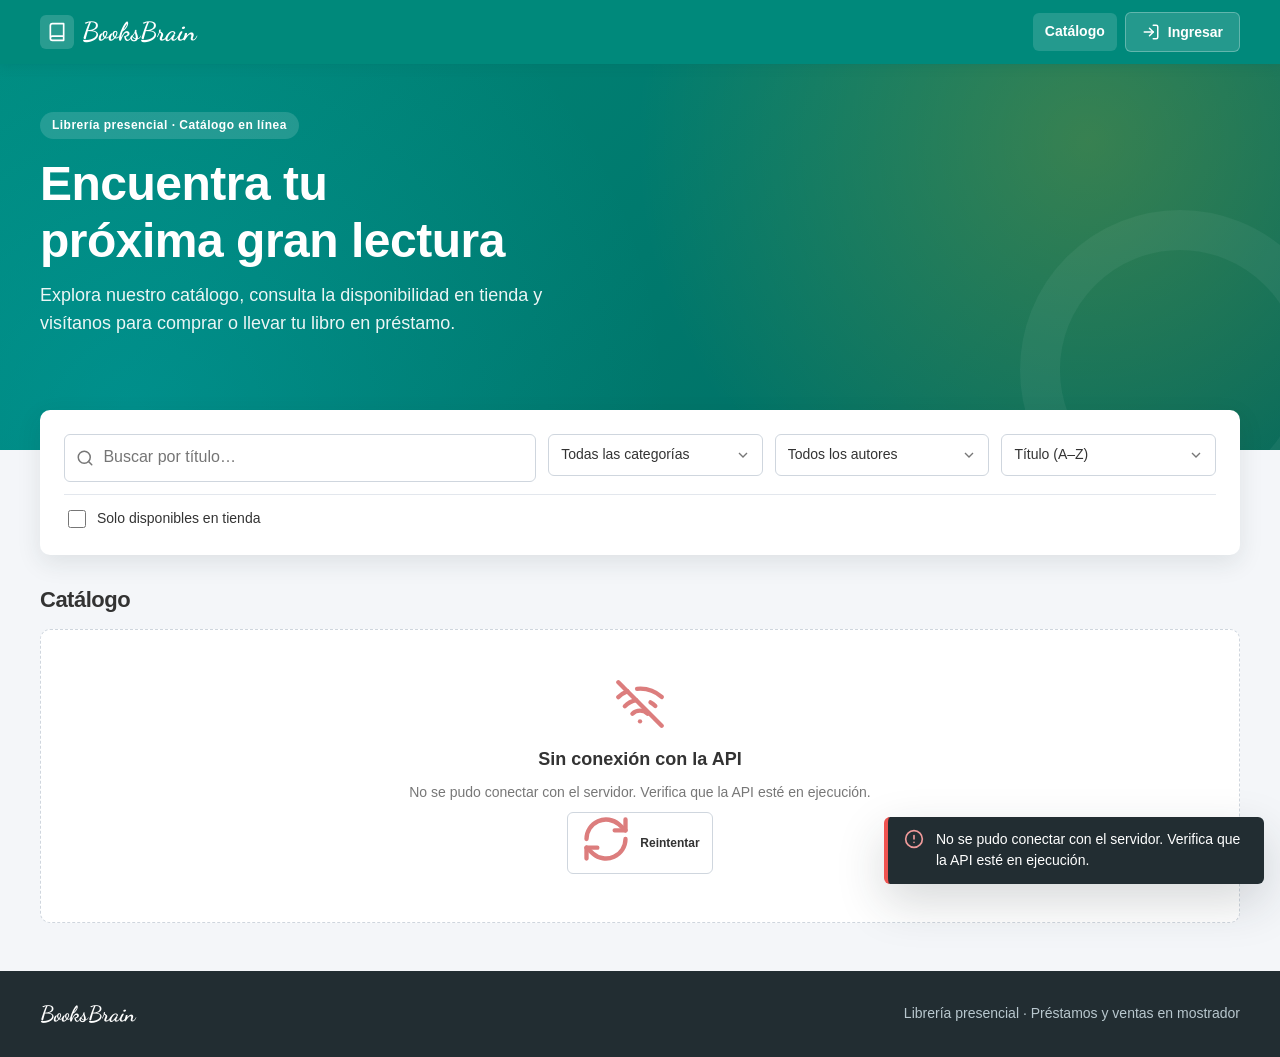
<file: index.html>
<!doctype html>
<html lang="es">
  <head>
    <meta charset="utf-8" />
    <meta name="viewport" content="width=device-width, initial-scale=1" />
    <meta name="description" content="BooksBrain · Catálogo de la librería: busca libros por título, categoría, autor y disponibilidad." />
    <meta name="theme-color" content="#00897b" />
    <title>BooksBrain · Catálogo</title>
    <link rel="icon" href="assets/img/favicon.svg" type="image/svg+xml" />
    <link rel="preconnect" href="https://fonts.googleapis.com" />
    <link rel="preconnect" href="https://fonts.gstatic.com" crossorigin />
    <link href="https://fonts.googleapis.com/css2?family=Dancing+Script:wght@700&display=swap" rel="stylesheet" />
    <link rel="stylesheet" href="assets/css/base.css" />
    <link rel="stylesheet" href="assets/css/components.css" />
    <link rel="stylesheet" href="assets/css/layout.css" />
    <link rel="stylesheet" href="assets/css/pages/catalog.css" />
    <script type="module" src="assets/js/pages/catalog.js"></script>
  </head>
  <body>
    <a class="skip-link" href="#results">Saltar a los resultados</a>

    <header class="site-header">
      <div class="container site-header__inner">
        <a class="brand-logo" href="index.html" aria-label="BooksBrain, inicio">
          <span class="brand-logo__mark" aria-hidden="true">
            <svg viewBox="0 0 24 24" width="20" height="20" fill="none" stroke="currentColor" stroke-width="2" stroke-linecap="round" stroke-linejoin="round"><path d="M4 19.5v-15A2.5 2.5 0 0 1 6.5 2H20v20H6.5a2.5 2.5 0 0 1 0-5H20"/></svg>
          </span>
          BooksBrain
        </a>
        <nav class="site-nav" aria-label="Principal">
          <a class="site-nav__link" href="index.html" aria-current="page">Catálogo</a>
          <div id="user-area"></div>
        </nav>
      </div>
    </header>

    <main id="main">
      <section class="hero">
        <div class="container">
          <span class="hero__eyebrow">Librería presencial · Catálogo en línea</span>
          <h1 class="hero__title">Encuentra tu próxima gran lectura</h1>
          <p class="hero__lead">Explora nuestro catálogo, consulta la disponibilidad en tienda y visítanos para comprar o llevar tu libro en préstamo.</p>
          <div class="hero__stats" id="hero-stats" aria-live="polite"></div>
        </div>
      </section>

      <div class="container">
        <form class="filters" id="filters-form" role="search" aria-label="Filtrar catálogo">
          <div class="filters__grid">
            <label class="field filters__search">
              <span class="sr-only">Buscar libros</span>
              <span class="input-icon">
                <svg viewBox="0 0 24 24" fill="none" stroke="currentColor" stroke-width="2" stroke-linecap="round" aria-hidden="true"><circle cx="11" cy="11" r="8"/><path d="m21 21-4.3-4.3"/></svg>
                <input class="input" id="search" type="search" maxlength="150" placeholder="Buscar por título…" autocomplete="off" />
              </span>
            </label>
            <label class="field">
              <span class="sr-only">Categoría</span>
              <select class="select" id="filter-category"><option value="">Todas las categorías</option></select>
            </label>
            <label class="field">
              <span class="sr-only">Autor</span>
              <select class="select" id="filter-author"><option value="">Todos los autores</option></select>
            </label>
            <label class="field">
              <span class="sr-only">Ordenar por</span>
              <select class="select" id="filter-sort">
                <option value="title-asc">Título (A–Z)</option>
                <option value="title-desc">Título (Z–A)</option>
                <option value="salePrice-asc">Precio: menor a mayor</option>
                <option value="salePrice-desc">Precio: mayor a menor</option>
              </select>
            </label>
          </div>
          <div class="filters__extra">
            <label class="check"><input type="checkbox" id="filter-available" /> Solo disponibles en tienda</label>
            <div class="row">
              <div class="chips" id="active-chips"></div>
              <button class="btn btn--ghost btn--sm" type="button" id="clear-filters" hidden>Limpiar filtros</button>
            </div>
          </div>
        </form>

        <section id="results" aria-labelledby="results-title">
          <div class="results-head">
            <h2 id="results-title">Catálogo</h2>
            <span class="text-muted text-sm" id="result-count" aria-live="polite"></span>
          </div>
          <div class="book-grid" id="book-grid"></div>
          <div id="catalog-pagination" style="margin-top: 2rem"></div>
        </section>
      </div>
    </main>

    <footer class="site-footer">
      <div class="container site-footer__inner">
        <span class="brand-logo">BooksBrain</span>
        <span>Librería presencial · Préstamos y ventas en mostrador</span>
      </div>
    </footer>
  </body>
</html>
</file>
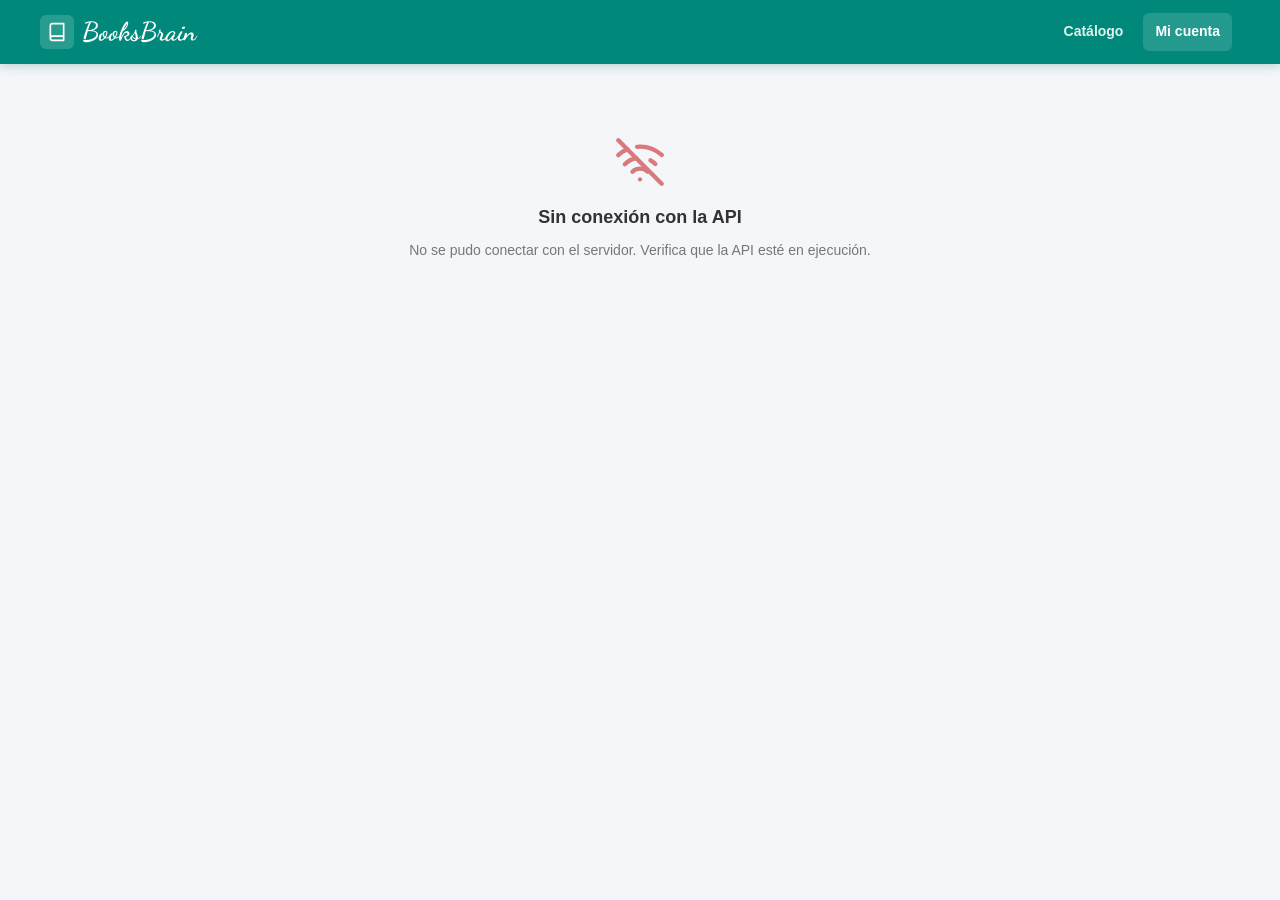
<file: account.html>
<!doctype html>
<html lang="es">
  <head>
    <meta charset="utf-8" />
    <meta name="viewport" content="width=device-width, initial-scale=1" />
    <meta name="theme-color" content="#00897b" />
    <meta name="robots" content="noindex" />
    <title>BooksBrain · Mi cuenta</title>
    <link rel="icon" href="assets/img/favicon.svg" type="image/svg+xml" />
    <link rel="preconnect" href="https://fonts.googleapis.com" />
    <link rel="preconnect" href="https://fonts.gstatic.com" crossorigin />
    <link href="https://fonts.googleapis.com/css2?family=Dancing+Script:wght@700&display=swap" rel="stylesheet" />
    <link rel="stylesheet" href="assets/css/base.css" />
    <link rel="stylesheet" href="assets/css/components.css" />
    <link rel="stylesheet" href="assets/css/layout.css" />
    <link rel="stylesheet" href="assets/css/pages/catalog.css" />
    <link rel="stylesheet" href="assets/css/pages/dashboard.css" />
    <script type="module" src="assets/js/pages/account.js"></script>
  </head>
  <body>
    <header class="site-header">
      <div class="container site-header__inner">
        <a class="brand-logo" href="index.html" aria-label="BooksBrain, catálogo">
          <span class="brand-logo__mark" aria-hidden="true">
            <svg viewBox="0 0 24 24" width="20" height="20" fill="none" stroke="currentColor" stroke-width="2" stroke-linecap="round" stroke-linejoin="round"><path d="M4 19.5v-15A2.5 2.5 0 0 1 6.5 2H20v20H6.5a2.5 2.5 0 0 1 0-5H20"/></svg>
          </span>
          BooksBrain
        </a>
        <nav class="site-nav" aria-label="Principal">
          <a class="site-nav__link" href="index.html">Catálogo</a>
          <a class="site-nav__link" href="account.html" aria-current="page">Mi cuenta</a>
          <div id="user-area"></div>
        </nav>
      </div>
    </header>

    <main class="container" id="account-root" style="padding-top: 1.5rem">
      <div class="loader-block" role="status"><span class="spinner"></span><span>Verificando sesión…</span></div>
    </main>
  </body>
</html>
</file>
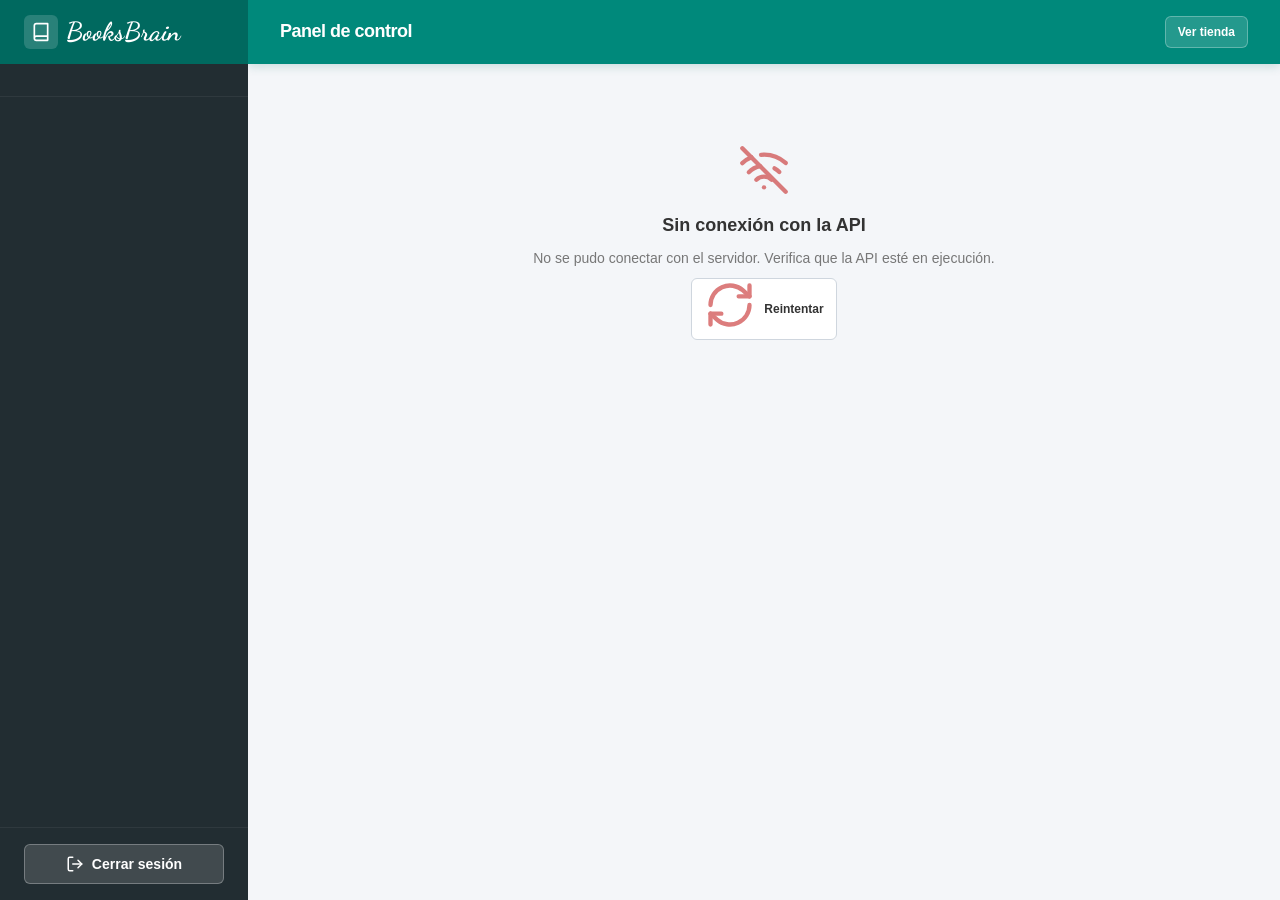
<file: admin.html>
<!doctype html>
<html lang="es">
  <head>
    <meta charset="utf-8" />
    <meta name="viewport" content="width=device-width, initial-scale=1" />
    <meta name="theme-color" content="#00897b" />
    <meta name="robots" content="noindex" />
    <title>BooksBrain · Administración</title>
    <link rel="icon" href="assets/img/favicon.svg" type="image/svg+xml" />
    <link rel="preconnect" href="https://fonts.googleapis.com" />
    <link rel="preconnect" href="https://fonts.gstatic.com" crossorigin />
    <link href="https://fonts.googleapis.com/css2?family=Dancing+Script:wght@700&display=swap" rel="stylesheet" />
    <link rel="stylesheet" href="assets/css/base.css" />
    <link rel="stylesheet" href="assets/css/components.css" />
    <link rel="stylesheet" href="assets/css/layout.css" />
    <link rel="stylesheet" href="assets/css/pages/catalog.css" />
    <link rel="stylesheet" href="assets/css/pages/dashboard.css" />
    <script type="module" src="assets/js/pages/admin/main.js"></script>
  </head>
  <body>
    <a class="skip-link" href="#content">Saltar al contenido</a>
    <div class="app-shell">
      <aside class="sidebar" id="sidebar" aria-label="Menú de administración">
        <div class="sidebar__brand">
          <a class="brand-logo" href="admin.html#/dashboard">
            <span class="brand-logo__mark" aria-hidden="true">
              <svg viewBox="0 0 24 24" width="20" height="20" fill="none" stroke="currentColor" stroke-width="2" stroke-linecap="round" stroke-linejoin="round"><path d="M4 19.5v-15A2.5 2.5 0 0 1 6.5 2H20v20H6.5a2.5 2.5 0 0 1 0-5H20"/></svg>
            </span>
            BooksBrain
          </a>
        </div>
        <div class="sidebar__user" id="sidebar-user"></div>
        <nav class="sidebar__nav" id="sidebar-nav"></nav>
        <div class="sidebar__footer">
          <button class="btn btn--light btn--block" type="button" id="logout-btn">
            <svg viewBox="0 0 24 24" fill="none" stroke="currentColor" stroke-width="2" stroke-linecap="round" stroke-linejoin="round" aria-hidden="true"><path d="M9 21H5a2 2 0 0 1-2-2V5a2 2 0 0 1 2-2h4"/><path d="m16 17 5-5-5-5"/><path d="M21 12H9"/></svg>
            Cerrar sesión
          </button>
        </div>
      </aside>
      <div class="sidebar-backdrop" id="sidebar-backdrop"></div>

      <div class="app-main">
        <header class="topbar">
          <button class="topbar__toggle" type="button" id="sidebar-toggle" aria-controls="sidebar" aria-expanded="false" aria-label="Abrir menú">
            <svg viewBox="0 0 24 24" fill="none" stroke="currentColor" stroke-width="2" stroke-linecap="round" aria-hidden="true"><path d="M4 6h16"/><path d="M4 12h16"/><path d="M4 18h16"/></svg>
          </button>
          <h1 class="topbar__title" id="topbar-title">Panel de control</h1>
          <a class="btn btn--light btn--sm" href="index.html" target="_blank" rel="noopener">Ver tienda</a>
        </header>

        <main class="content" id="content" tabindex="-1">
          <div class="loader-block" role="status"><span class="spinner"></span><span>Verificando sesión…</span></div>
        </main>
      </div>
    </div>
  </body>
</html>
</file>
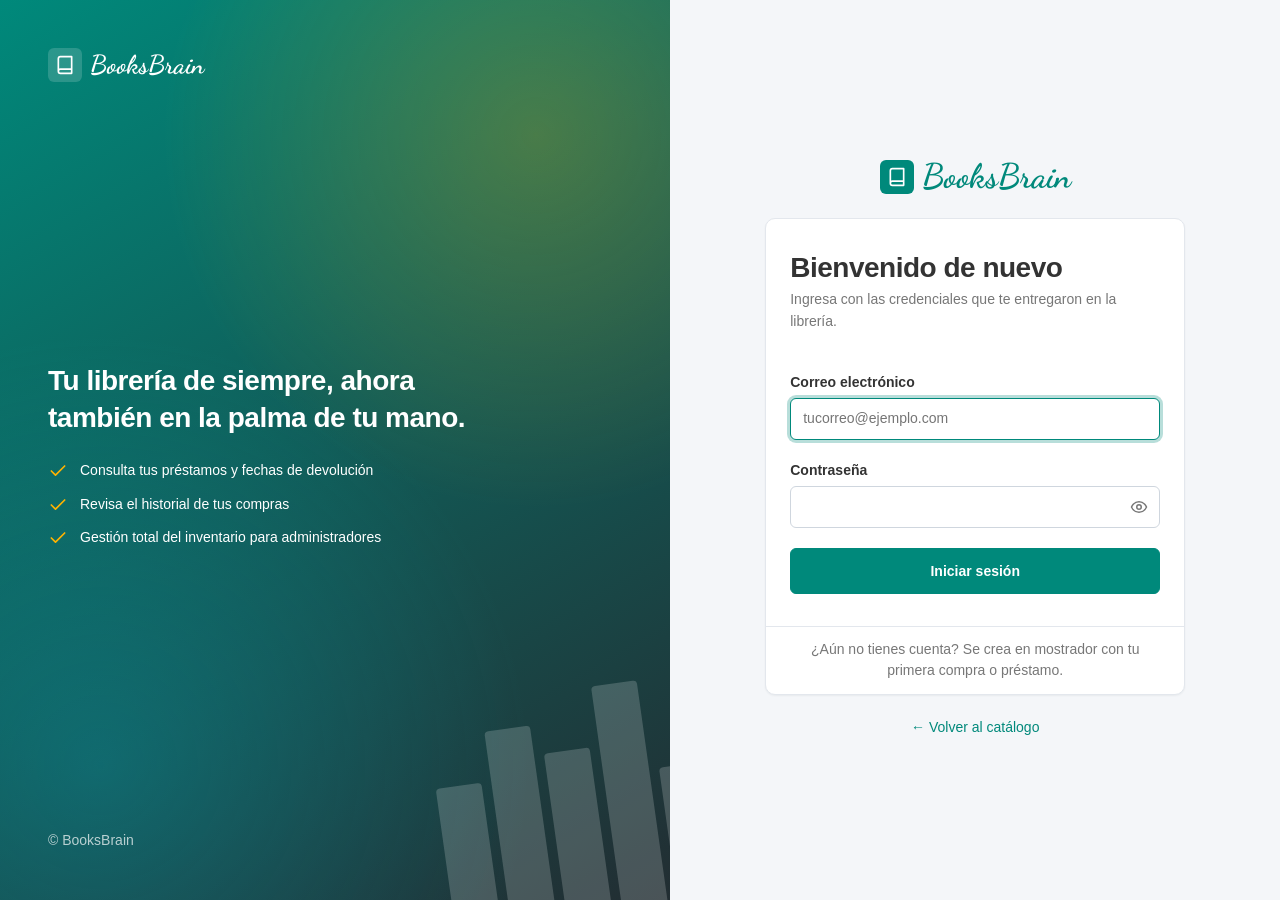
<file: login.html>
<!doctype html>
<html lang="es">
  <head>
    <meta charset="utf-8" />
    <meta name="viewport" content="width=device-width, initial-scale=1" />
    <meta name="theme-color" content="#00897b" />
    <title>BooksBrain · Iniciar sesión</title>
    <link rel="icon" href="assets/img/favicon.svg" type="image/svg+xml" />
    <link rel="preconnect" href="https://fonts.googleapis.com" />
    <link rel="preconnect" href="https://fonts.gstatic.com" crossorigin />
    <link href="https://fonts.googleapis.com/css2?family=Dancing+Script:wght@700&display=swap" rel="stylesheet" />
    <link rel="stylesheet" href="assets/css/base.css" />
    <link rel="stylesheet" href="assets/css/components.css" />
    <link rel="stylesheet" href="assets/css/layout.css" />
    <link rel="stylesheet" href="assets/css/pages/auth.css" />
    <script type="module" src="assets/js/pages/login.js"></script>
  </head>
  <body>
    <div class="auth">
      <aside class="auth__aside" aria-hidden="true">
        <div class="auth__aside-inner">
          <span class="brand-logo"><span class="brand-logo__mark">
            <svg viewBox="0 0 24 24" width="20" height="20" fill="none" stroke="currentColor" stroke-width="2" stroke-linecap="round" stroke-linejoin="round"><path d="M4 19.5v-15A2.5 2.5 0 0 1 6.5 2H20v20H6.5a2.5 2.5 0 0 1 0-5H20"/></svg>
          </span>BooksBrain</span>
          <div>
            <p class="auth__quote">Tu librería de siempre, ahora también en la palma de tu mano.</p>
            <ul class="auth__features">
              <li><svg viewBox="0 0 24 24" fill="none" stroke="currentColor" stroke-width="2" stroke-linecap="round" stroke-linejoin="round"><path d="M20 6 9 17l-5-5"/></svg>Consulta tus préstamos y fechas de devolución</li>
              <li><svg viewBox="0 0 24 24" fill="none" stroke="currentColor" stroke-width="2" stroke-linecap="round" stroke-linejoin="round"><path d="M20 6 9 17l-5-5"/></svg>Revisa el historial de tus compras</li>
              <li><svg viewBox="0 0 24 24" fill="none" stroke="currentColor" stroke-width="2" stroke-linecap="round" stroke-linejoin="round"><path d="M20 6 9 17l-5-5"/></svg>Gestión total del inventario para administradores</li>
            </ul>
          </div>
          <span class="text-sm" style="opacity: 0.7">© BooksBrain</span>
        </div>
        <div class="auth__books">
          <span style="height: 160px"></span><span style="height: 210px"></span><span style="height: 180px"></span><span style="height: 240px"></span><span style="height: 150px"></span>
        </div>
      </aside>

      <main class="auth__main">
        <div class="auth-card">
          <div class="auth-card__brand">
            <a class="brand-logo" href="index.html"><span class="brand-logo__mark" aria-hidden="true">
              <svg viewBox="0 0 24 24" width="20" height="20" fill="none" stroke="currentColor" stroke-width="2" stroke-linecap="round" stroke-linejoin="round"><path d="M4 19.5v-15A2.5 2.5 0 0 1 6.5 2H20v20H6.5a2.5 2.5 0 0 1 0-5H20"/></svg>
            </span>BooksBrain</a>
          </div>

          <div class="panel">
            <div class="panel__body">
              <h1 class="auth-card__title">Bienvenido de nuevo</h1>
              <p class="text-muted text-sm">Ingresa con las credenciales que te entregaron en la librería.</p>

              <form id="login-form" class="stack" style="margin-top: 1.5rem" novalidate>
                <div data-form-alert></div>
                <label class="field">
                  <span class="field__label">Correo electrónico</span>
                  <input class="input" name="email" type="email" autocomplete="username" maxlength="100" placeholder="tucorreo@ejemplo.com" required />
                  <span class="field__error"></span>
                </label>
                <label class="field">
                  <span class="field__label">Contraseña</span>
                  <span class="password-field">
                    <input class="input" name="password" type="password" autocomplete="current-password" required />
                    <button class="password-field__toggle" type="button" data-toggle-password aria-label="Mostrar contraseña">
                      <svg viewBox="0 0 24 24" fill="none" stroke="currentColor" stroke-width="2" stroke-linecap="round" stroke-linejoin="round" aria-hidden="true"><path d="M2 12s3-7 10-7 10 7 10 7-3 7-10 7-10-7-10-7Z"/><circle cx="12" cy="12" r="3"/></svg>
                    </button>
                  </span>
                  <span class="field__error"></span>
                </label>
                <button class="btn btn--primary btn--block" type="submit" data-busy-text="Ingresando…" style="min-height: 46px">Iniciar sesión</button>
              </form>
            </div>
            <div class="panel__footer text-sm text-muted" style="text-align: center">
              ¿Aún no tienes cuenta? Se crea en mostrador con tu primera compra o préstamo.
            </div>
          </div>

          <p style="text-align: center; margin-top: 1.25rem">
            <a class="text-sm" href="index.html">← Volver al catálogo</a>
          </p>
        </div>
      </main>
    </div>
  </body>
</html>
</file>
<file: assets/css/base.css>
/* ==========================================================================
   BooksBrain · base.css
   Tokens de diseño (paleta oficial), reset y tipografía.
   ========================================================================== */

:root {
  /* --- PALETA DE COLORES (FLAT & CONTRAST) --- */
  --bg-main: #f4f6f9;
  --sidebar-bg: #222d32;
  --brand-primary: #00897b;

  --card-users: #00bcd4;
  --card-books: #00897b;
  --card-authors: #ffb300;
  --card-editorials: #d81b60;

  --text-light: #ffffff;
  --text-dark: #333333;
  --text-muted: #777777;

  /* --- Derivados de la paleta --- */
  --brand-primary-dark: #00695f;
  --brand-primary-soft: #e0f2f1;
  --sidebar-bg-light: #2c3b41;
  --sidebar-text: #b8c7ce;
  --surface: #ffffff;
  --surface-alt: #fafbfc;
  --border: #e3e7ed;
  --border-strong: #cfd6de;

  --success: #2e7d32;
  --success-soft: #e8f5e9;
  --warning: #b26a00;
  --warning-soft: #fff4dc;
  --danger: #c62828;
  --danger-soft: #fdecea;
  --info: #00838f;
  --info-soft: #e0f7fa;

  /* --- Tipografía --- */
  --font-base: 'Segoe UI', Tahoma, Geneva, Verdana, sans-serif;
  --font-brand: 'Dancing Script', 'Brush Script MT', cursive;
  --fs-xs: 0.75rem;
  --fs-sm: 0.875rem;
  --fs-md: 1rem;
  --fs-lg: 1.125rem;
  --fs-xl: 1.375rem;
  --fs-2xl: 1.75rem;
  --fs-3xl: clamp(1.9rem, 4vw + 1rem, 3rem);

  /* --- Espaciado, radios, sombras, movimiento --- */
  --space-1: 0.25rem;
  --space-2: 0.5rem;
  --space-3: 0.75rem;
  --space-4: 1rem;
  --space-5: 1.5rem;
  --space-6: 2rem;
  --space-7: 3rem;

  --radius-sm: 6px;
  --radius-md: 10px;
  --radius-lg: 16px;
  --radius-pill: 999px;

  --shadow-xs: 0 1px 2px rgba(34, 45, 50, 0.06);
  --shadow-sm: 0 2px 6px rgba(34, 45, 50, 0.08);
  --shadow-md: 0 8px 24px rgba(34, 45, 50, 0.1);
  --shadow-lg: 0 18px 48px rgba(34, 45, 50, 0.18);
  --focus-ring: 0 0 0 3px rgba(0, 137, 123, 0.28);

  --ease: cubic-bezier(0.2, 0.8, 0.2, 1);
  --dur-fast: 150ms;
  --dur: 240ms;

  --header-h: 64px;
  --sidebar-w: 248px;
  --container: 1200px;
}

/* --- Reset --- */
*,
*::before,
*::after {
  box-sizing: border-box;
}

html {
  -webkit-text-size-adjust: 100%;
  scroll-behavior: smooth;
}

body {
  margin: 0;
  min-height: 100vh;
  font-family: var(--font-base);
  font-size: var(--fs-md);
  line-height: 1.55;
  background-color: var(--bg-main);
  color: var(--text-dark);
  -webkit-font-smoothing: antialiased;
}

img,
svg {
  display: block;
  max-width: 100%;
}

button,
input,
select,
textarea {
  font: inherit;
  color: inherit;
}

button {
  cursor: pointer;
}

a {
  color: var(--brand-primary);
  text-decoration: none;
}

a:hover {
  color: var(--brand-primary-dark);
}

:focus-visible {
  outline: none;
  box-shadow: var(--focus-ring);
}

/* --- Tipografía --- */
h1,
h2,
h3,
h4,
.panel-title {
  margin: 0;
  font-weight: 600;
  letter-spacing: -0.5px;
  line-height: 1.2;
  color: var(--text-dark);
}

h1 { font-size: var(--fs-2xl); }
h2 { font-size: var(--fs-xl); }
h3 { font-size: var(--fs-lg); }

p {
  margin: 0;
}

.brand-logo {
  display: inline-flex;
  align-items: center;
  gap: var(--space-2);
  font-family: var(--font-brand);
  font-size: 26px;
  font-weight: 700;
  color: var(--text-light);
  line-height: 1;
}

.brand-logo:hover {
  color: var(--text-light);
}

.brand-logo__mark {
  display: grid;
  place-items: center;
  width: 34px;
  height: 34px;
  border-radius: var(--radius-sm);
  background: rgba(255, 255, 255, 0.16);
}

.card-number {
  font-family: 'Segoe UI', Arial, sans-serif;
  font-weight: 700;
  font-size: 2rem;
  line-height: 1;
}

.text-muted { color: var(--text-muted); }
.text-sm { font-size: var(--fs-sm); }
.text-xs { font-size: var(--fs-xs); }
.text-right { text-align: right; }
.nowrap { white-space: nowrap; }
.mono { font-family: ui-monospace, 'Cascadia Code', Consolas, monospace; font-size: 0.92em; }

.sr-only {
  position: absolute;
  width: 1px;
  height: 1px;
  padding: 0;
  margin: -1px;
  overflow: hidden;
  clip: rect(0, 0, 0, 0);
  white-space: nowrap;
  border: 0;
}

.skip-link {
  position: absolute;
  left: var(--space-4);
  top: -48px;
  z-index: 1000;
  padding: var(--space-2) var(--space-4);
  border-radius: var(--radius-sm);
  background: var(--sidebar-bg);
  color: var(--text-light);
  transition: top var(--dur) var(--ease);
}

.skip-link:focus {
  top: var(--space-2);
  color: var(--text-light);
}

[hidden] {
  display: none !important;
}

@media (prefers-reduced-motion: reduce) {
  *,
  *::before,
  *::after {
    animation-duration: 0.01ms !important;
    animation-iteration-count: 1 !important;
    transition-duration: 0.01ms !important;
    scroll-behavior: auto !important;
  }
}
</file>
<file: assets/css/components.css>
/* ==========================================================================
   BooksBrain · components.css
   Botones, formularios, tarjetas, badges, tablas, modales, toasts y loaders.
   ========================================================================== */

/* --- Botones --- */
.btn {
  --btn-bg: var(--surface);
  --btn-fg: var(--text-dark);
  --btn-border: var(--border-strong);
  display: inline-flex;
  align-items: center;
  justify-content: center;
  gap: var(--space-2);
  min-height: 40px;
  padding: 0 var(--space-4);
  border: 1px solid var(--btn-border);
  border-radius: var(--radius-sm);
  background: var(--btn-bg);
  color: var(--btn-fg);
  font-size: var(--fs-sm);
  font-weight: 600;
  line-height: 1;
  white-space: nowrap;
  transition:
    background-color var(--dur-fast) var(--ease),
    border-color var(--dur-fast) var(--ease),
    color var(--dur-fast) var(--ease),
    box-shadow var(--dur-fast) var(--ease),
    transform var(--dur-fast) var(--ease);
}

.btn:hover {
  border-color: var(--brand-primary);
  color: var(--brand-primary);
  box-shadow: var(--shadow-sm);
}

.btn:active {
  transform: translateY(1px);
}

.btn:disabled,
.btn[aria-busy='true'] {
  opacity: 0.6;
  cursor: not-allowed;
  pointer-events: none;
}

.btn svg {
  width: 18px;
  height: 18px;
  flex-shrink: 0;
}

.btn--primary {
  --btn-bg: var(--brand-primary);
  --btn-fg: var(--text-light);
  --btn-border: var(--brand-primary);
}

.btn--primary:hover {
  background: var(--brand-primary-dark);
  border-color: var(--brand-primary-dark);
  color: var(--text-light);
  box-shadow: 0 6px 16px rgba(0, 137, 123, 0.28);
}

.btn--danger {
  --btn-bg: var(--danger);
  --btn-fg: var(--text-light);
  --btn-border: var(--danger);
}

.btn--danger:hover {
  background: #a51f1f;
  border-color: #a51f1f;
  color: var(--text-light);
}

.btn--ghost {
  --btn-bg: transparent;
  --btn-border: transparent;
}

.btn--ghost:hover {
  background: var(--brand-primary-soft);
  border-color: transparent;
  box-shadow: none;
}

.btn--light {
  --btn-bg: rgba(255, 255, 255, 0.14);
  --btn-fg: var(--text-light);
  --btn-border: rgba(255, 255, 255, 0.28);
}

.btn--light:hover {
  background: var(--text-light);
  color: var(--brand-primary);
  border-color: var(--text-light);
}

.btn--sm {
  min-height: 32px;
  padding: 0 var(--space-3);
  font-size: var(--fs-xs);
}

.btn--block {
  width: 100%;
}

.btn--icon {
  width: 36px;
  min-height: 36px;
  padding: 0;
}

.btn .spinner {
  width: 16px;
  height: 16px;
  border-width: 2px;
  border-color: currentColor;
  border-right-color: transparent;
}

/* --- Formularios --- */
.form-grid {
  display: grid;
  gap: var(--space-4);
}

.form-grid--2 {
  grid-template-columns: 1fr;
}

.field {
  display: flex;
  flex-direction: column;
  gap: var(--space-1);
  min-width: 0;
}

.field--full {
  grid-column: 1 / -1;
}

.field__label {
  font-size: var(--fs-sm);
  font-weight: 600;
  color: var(--text-dark);
}

.field__hint {
  font-size: var(--fs-xs);
  color: var(--text-muted);
}

.field__error {
  min-height: 0;
  font-size: var(--fs-xs);
  color: var(--danger);
}

.input,
.select,
.textarea {
  width: 100%;
  min-height: 42px;
  padding: var(--space-2) var(--space-3);
  border: 1px solid var(--border-strong);
  border-radius: var(--radius-sm);
  background: var(--surface);
  font-size: var(--fs-sm);
  transition:
    border-color var(--dur-fast) var(--ease),
    box-shadow var(--dur-fast) var(--ease);
}

.input:hover,
.select:hover,
.textarea:hover {
  border-color: #aab5c0;
}

.input:focus,
.select:focus,
.textarea:focus {
  outline: none;
  border-color: var(--brand-primary);
  box-shadow: var(--focus-ring);
}

.input[aria-invalid='true'],
.select[aria-invalid='true'] {
  border-color: var(--danger);
}

.select[size],
.select[multiple] {
  padding-right: var(--space-3);
  background-image: none;
}

.select {
  appearance: none;
  padding-right: 2.25rem;
  background-image: url("data:image/svg+xml,%3Csvg xmlns='http://www.w3.org/2000/svg' viewBox='0 0 24 24' fill='none' stroke='%23777' stroke-width='2'%3E%3Cpath d='m6 9 6 6 6-6'/%3E%3C/svg%3E");
  background-repeat: no-repeat;
  background-position: right 0.7rem center;
  background-size: 16px;
}

.input-icon {
  position: relative;
}

.input-icon svg {
  position: absolute;
  left: var(--space-3);
  top: 50%;
  width: 18px;
  height: 18px;
  transform: translateY(-50%);
  color: var(--text-muted);
  pointer-events: none;
}

.input-icon .input {
  padding-left: 2.4rem;
}

.check {
  display: inline-flex;
  align-items: center;
  gap: var(--space-2);
  font-size: var(--fs-sm);
  cursor: pointer;
  user-select: none;
}

.check input {
  width: 18px;
  height: 18px;
  accent-color: var(--brand-primary);
}

.check-list {
  display: grid;
  grid-template-columns: repeat(auto-fill, minmax(180px, 1fr));
  gap: var(--space-2);
  max-height: 200px;
  overflow-y: auto;
  padding: var(--space-3);
  border: 1px solid var(--border-strong);
  border-radius: var(--radius-sm);
}

.segmented {
  display: inline-flex;
  padding: 3px;
  border-radius: var(--radius-sm);
  background: var(--bg-main);
  border: 1px solid var(--border);
}

.segmented button {
  padding: var(--space-2) var(--space-3);
  border: 0;
  border-radius: 4px;
  background: transparent;
  font-size: var(--fs-sm);
  font-weight: 600;
  color: var(--text-muted);
  transition: background-color var(--dur-fast) var(--ease), color var(--dur-fast) var(--ease);
}

.segmented button[aria-pressed='true'] {
  background: var(--surface);
  color: var(--brand-primary);
  box-shadow: var(--shadow-xs);
}

/* --- Tarjetas / paneles --- */
.panel {
  background: var(--surface);
  border: 1px solid var(--border);
  border-radius: var(--radius-md);
  box-shadow: var(--shadow-xs);
}

.panel__header {
  display: flex;
  flex-wrap: wrap;
  align-items: center;
  justify-content: space-between;
  gap: var(--space-3);
  padding: var(--space-4) var(--space-5);
  border-bottom: 1px solid var(--border);
}

.panel__body {
  padding: var(--space-5);
}

.panel__footer {
  padding: var(--space-3) var(--space-5);
  border-top: 1px solid var(--border);
}

.panel-title {
  font-size: var(--fs-lg);
}

/* --- Tarjetas de estadísticas (Dash Cards) --- */
.stat-grid {
  display: grid;
  grid-template-columns: repeat(auto-fit, minmax(min(100%, 150px), 1fr));
  gap: var(--space-3);
}

@media (min-width: 640px) {
  .stat-grid {
    grid-template-columns: repeat(auto-fit, minmax(210px, 1fr));
    gap: var(--space-4);
  }
}

.stat-card {
  --stat-color: var(--card-books);
  position: relative;
  display: flex;
  flex-direction: column;
  overflow: hidden;
  border-radius: var(--radius-md);
  background: var(--stat-color);
  color: var(--text-light);
  box-shadow: var(--shadow-sm);
  transition: transform var(--dur) var(--ease), box-shadow var(--dur) var(--ease);
}

.stat-card:hover {
  transform: translateY(-3px);
  box-shadow: var(--shadow-md);
}

.stat-card__body {
  display: flex;
  align-items: flex-start;
  justify-content: space-between;
  gap: var(--space-3);
  padding: var(--space-4);
}

@media (min-width: 640px) {
  .stat-card__body {
    padding: var(--space-5);
  }
}

.stat-card__label {
  margin-top: var(--space-2);
  font-size: var(--fs-sm);
  opacity: 0.92;
}

.stat-card__icon {
  width: clamp(36px, 10vw, 56px);
  height: clamp(36px, 10vw, 56px);
  flex-shrink: 0;
  opacity: 0.35;
  transition: transform var(--dur) var(--ease), opacity var(--dur) var(--ease);
}

.stat-card:hover .stat-card__icon {
  transform: scale(1.12) rotate(-4deg);
  opacity: 0.5;
}

.stat-card__footer {
  display: flex;
  align-items: center;
  justify-content: center;
  gap: var(--space-1);
  padding: var(--space-2);
  background: rgba(0, 0, 0, 0.12);
  color: var(--text-light);
  font-size: var(--fs-xs);
  font-weight: 600;
  transition: background-color var(--dur-fast) var(--ease);
}

.stat-card__footer:hover {
  background: rgba(0, 0, 0, 0.22);
  color: var(--text-light);
}

.stat-card--users { --stat-color: var(--card-users); }
.stat-card--books { --stat-color: var(--card-books); }
.stat-card--authors { --stat-color: var(--card-authors); }
.stat-card--editorials { --stat-color: var(--card-editorials); }
.stat-card--dark { --stat-color: var(--sidebar-bg-light); }

/* --- Badges --- */
.badge {
  display: inline-flex;
  align-items: center;
  gap: 6px;
  padding: 2px 10px;
  border-radius: var(--radius-pill);
  font-size: var(--fs-xs);
  font-weight: 600;
  line-height: 1.6;
  white-space: nowrap;
  background: var(--bg-main);
  color: var(--text-muted);
}

.badge::before {
  content: '';
  width: 6px;
  height: 6px;
  border-radius: 50%;
  background: currentColor;
}

.badge--plain::before { display: none; }
.badge--success { background: var(--success-soft); color: var(--success); }
.badge--warning { background: var(--warning-soft); color: var(--warning); }
.badge--danger { background: var(--danger-soft); color: var(--danger); }
.badge--info { background: var(--info-soft); color: var(--info); }
.badge--brand { background: var(--brand-primary-soft); color: var(--brand-primary-dark); }

/* --- Tablas --- */
.table-wrap {
  position: relative;
  width: 100%;
  overflow-x: auto;
  -webkit-overflow-scrolling: touch;
  container-type: inline-size;
}

.table {
  width: 100%;
  border-collapse: collapse;
  font-size: var(--fs-sm);
}

.table th,
.table td {
  padding: var(--space-3) var(--space-4);
  text-align: left;
  vertical-align: middle;
  border-bottom: 1px solid var(--border);
}

.table th {
  position: sticky;
  top: 0;
  background: var(--surface-alt);
  font-size: var(--fs-xs);
  font-weight: 700;
  letter-spacing: 0.04em;
  text-transform: uppercase;
  color: var(--text-muted);
}

.table tbody tr {
  transition: background-color var(--dur-fast) var(--ease);
}

.table tbody tr:hover {
  background: #f7fbfa;
}

.table tbody tr:last-child td {
  border-bottom: 0;
}

.table__actions {
  display: flex;
  justify-content: flex-end;
  gap: var(--space-1);
}

.table__primary {
  font-weight: 600;
  color: var(--text-dark);
}

/* Tablas responsivas: cuando el contenedor es angosto (móvil, o tablet con sidebar)
   cada fila se transforma en tarjeta. Se usa container query para medir el espacio real. */
@container (max-width: 820px) {
  .table--stack thead {
    display: none;
  }

  .table--stack,
  .table--stack tbody,
  .table--stack tr,
  .table--stack td {
    display: block;
    width: 100%;
  }

  .table--stack tr {
    padding: var(--space-3) var(--space-4);
    border-bottom: 1px solid var(--border);
  }

  .table--stack td {
    display: flex;
    justify-content: space-between;
    gap: var(--space-3);
    padding: var(--space-1) 0;
    border: 0;
    text-align: right;
  }

  .table--stack td::before {
    content: attr(data-label);
    font-size: var(--fs-xs);
    font-weight: 700;
    text-transform: uppercase;
    letter-spacing: 0.04em;
    color: var(--text-muted);
    text-align: left;
  }

  .table--stack td.table__actions {
    justify-content: flex-end;
    padding-top: var(--space-2);
  }

  .table--stack td.table__actions::before {
    display: none;
  }
}

/* --- Paginación --- */
.pagination {
  display: flex;
  flex-wrap: wrap;
  align-items: center;
  justify-content: space-between;
  gap: var(--space-3);
  font-size: var(--fs-sm);
  color: var(--text-muted);
}

.pagination__controls {
  display: flex;
  gap: var(--space-1);
}

/* --- Loaders --- */
.spinner {
  display: inline-block;
  width: 32px;
  height: 32px;
  border: 3px solid var(--brand-primary-soft);
  border-top-color: var(--brand-primary);
  border-radius: 50%;
  animation: spin 0.75s linear infinite;
}

.loader-block {
  display: grid;
  place-items: center;
  gap: var(--space-3);
  padding: var(--space-7) var(--space-4);
  color: var(--text-muted);
  font-size: var(--fs-sm);
}

.skeleton {
  position: relative;
  overflow: hidden;
  border-radius: var(--radius-sm);
  background: #e9edf1;
}

.skeleton::after {
  content: '';
  position: absolute;
  inset: 0;
  transform: translateX(-100%);
  background: linear-gradient(90deg, transparent, rgba(255, 255, 255, 0.65), transparent);
  animation: shimmer 1.3s infinite;
}

.skeleton--text { height: 12px; margin-bottom: 8px; }
.skeleton--title { height: 18px; width: 70%; margin-bottom: 10px; }
.skeleton--row { height: 44px; margin-bottom: 6px; }

.top-progress {
  position: fixed;
  inset: 0 0 auto 0;
  z-index: 2000;
  height: 3px;
  overflow: hidden;
  opacity: 0;
  pointer-events: none;
  transition: opacity var(--dur) var(--ease);
}

.top-progress.is-active {
  opacity: 1;
}

.top-progress::after {
  content: '';
  position: absolute;
  inset: 0;
  width: 40%;
  background: linear-gradient(90deg, transparent, var(--card-authors), var(--brand-primary));
  animation: progress 1s var(--ease) infinite;
}

@keyframes spin {
  to { transform: rotate(360deg); }
}

@keyframes shimmer {
  to { transform: translateX(100%); }
}

@keyframes progress {
  from { transform: translateX(-100%); }
  to { transform: translateX(260%); }
}

/* --- Estado vacío / error --- */
.empty-state {
  display: grid;
  justify-items: center;
  gap: var(--space-2);
  padding: var(--space-7) var(--space-4);
  text-align: center;
  color: var(--text-muted);
}

.empty-state svg {
  width: 52px;
  height: 52px;
  margin-bottom: var(--space-2);
  color: var(--border-strong);
}

.empty-state__title {
  font-size: var(--fs-lg);
  font-weight: 600;
  color: var(--text-dark);
}

.empty-state--error svg {
  color: var(--danger);
  opacity: 0.6;
}

/* --- Modal (dialog nativo) --- */
.modal {
  width: min(640px, calc(100vw - 2rem));
  max-height: calc(100vh - 2rem);
  padding: 0;
  border: 0;
  border-radius: var(--radius-lg);
  background: var(--surface);
  color: var(--text-dark);
  box-shadow: var(--shadow-lg);
}

.modal--lg {
  width: min(880px, calc(100vw - 2rem));
}

.modal--sm {
  width: min(440px, calc(100vw - 2rem));
}

.modal[open] {
  display: flex;
  flex-direction: column;
  animation: modal-in var(--dur) var(--ease);
}

.modal::backdrop {
  background: rgba(34, 45, 50, 0.55);
  backdrop-filter: blur(3px);
  animation: fade-in var(--dur) var(--ease);
}

.modal__header {
  display: flex;
  align-items: center;
  justify-content: space-between;
  gap: var(--space-3);
  padding: var(--space-4) var(--space-5);
  border-bottom: 1px solid var(--border);
}

.modal__body {
  flex: 1;
  overflow-y: auto;
  padding: var(--space-5);
}

.modal__footer {
  display: flex;
  flex-wrap: wrap;
  justify-content: flex-end;
  gap: var(--space-2);
  padding: var(--space-4) var(--space-5);
  border-top: 1px solid var(--border);
  background: var(--surface-alt);
  border-radius: 0 0 var(--radius-lg) var(--radius-lg);
}

@keyframes modal-in {
  from { opacity: 0; transform: translateY(16px) scale(0.98); }
  to { opacity: 1; transform: none; }
}

@keyframes fade-in {
  from { opacity: 0; }
  to { opacity: 1; }
}

/* --- Toasts --- */
.toast-region {
  position: fixed;
  right: var(--space-4);
  bottom: var(--space-4);
  left: var(--space-4);
  z-index: 3000;
  display: flex;
  flex-direction: column;
  align-items: flex-end;
  gap: var(--space-2);
  pointer-events: none;
}

.toast {
  display: flex;
  align-items: flex-start;
  gap: var(--space-3);
  width: min(380px, 100%);
  padding: var(--space-3) var(--space-4);
  border-left: 4px solid var(--brand-primary);
  border-radius: var(--radius-sm);
  background: var(--sidebar-bg);
  color: var(--text-light);
  font-size: var(--fs-sm);
  box-shadow: var(--shadow-lg);
  pointer-events: auto;
  animation: toast-in var(--dur) var(--ease);
}

.toast.is-leaving {
  animation: toast-out var(--dur) var(--ease) forwards;
}

.toast svg {
  width: 20px;
  height: 20px;
  flex-shrink: 0;
}

.toast--success { border-left-color: #4caf50; }
.toast--success svg { color: #81c784; }
.toast--error { border-left-color: #ef5350; }
.toast--error svg { color: #ef9a9a; }
.toast--warning { border-left-color: var(--card-authors); }
.toast--warning svg { color: var(--card-authors); }

@keyframes toast-in {
  from { opacity: 0; transform: translateY(12px); }
  to { opacity: 1; transform: none; }
}

@keyframes toast-out {
  to { opacity: 0; transform: translateX(24px); }
}

/* --- Alertas en línea --- */
.alert {
  display: flex;
  gap: var(--space-3);
  padding: var(--space-3) var(--space-4);
  border-radius: var(--radius-sm);
  font-size: var(--fs-sm);
  background: var(--info-soft);
  color: var(--info);
}

.alert svg {
  width: 20px;
  height: 20px;
  flex-shrink: 0;
}

.alert--danger { background: var(--danger-soft); color: var(--danger); }
.alert--warning { background: var(--warning-soft); color: var(--warning); }
.alert--success { background: var(--success-soft); color: var(--success); }

.alert ul {
  margin: var(--space-1) 0 0;
  padding-left: 1.1rem;
}

/* --- Bloque "secreto" (contraseña temporal) --- */
.secret-box {
  display: flex;
  align-items: center;
  justify-content: space-between;
  gap: var(--space-3);
  margin-top: var(--space-3);
  padding: var(--space-3) var(--space-4);
  border: 1px dashed var(--brand-primary);
  border-radius: var(--radius-sm);
  background: var(--brand-primary-soft);
  font-family: ui-monospace, 'Cascadia Code', Consolas, monospace;
  font-size: var(--fs-lg);
  font-weight: 700;
  word-break: break-all;
}

/* --- Lista de definición --- */
.kv {
  display: grid;
  grid-template-columns: max-content 1fr;
  gap: var(--space-2) var(--space-4);
  margin: 0;
  font-size: var(--fs-sm);
}

.kv dt {
  color: var(--text-muted);
}

.kv dd {
  margin: 0;
  font-weight: 600;
}

/* --- Avatar con iniciales --- */
.avatar {
  display: inline-grid;
  place-items: center;
  width: 36px;
  height: 36px;
  flex-shrink: 0;
  border-radius: 50%;
  background: var(--brand-primary);
  color: var(--text-light);
  font-size: var(--fs-sm);
  font-weight: 700;
  text-transform: uppercase;
}

/* --- Utilidades de layout --- */
.stack { display: flex; flex-direction: column; gap: var(--space-4); }
.stack--sm { gap: var(--space-2); }
.row { display: flex; flex-wrap: wrap; align-items: center; gap: var(--space-3); }
.row--between { justify-content: space-between; }
.grow { flex: 1; min-width: 0; }

@media (min-width: 640px) {
  .form-grid--2 {
    grid-template-columns: repeat(2, minmax(0, 1fr));
  }

  .toast-region {
    left: auto;
  }
}
</file>
<file: assets/css/layout.css>
/* ==========================================================================
   BooksBrain · layout.css
   Cabecera pública (tienda), shell de aplicación (sidebar + topbar) y contenedores.
   ========================================================================== */

.container {
  width: min(var(--container), 100% - 2rem);
  margin-inline: auto;
}

/* --- Cabecera pública --- */
.site-header {
  position: sticky;
  top: 0;
  z-index: 100;
  background: var(--brand-primary);
  color: var(--text-light);
  box-shadow: 0 2px 10px rgba(0, 105, 95, 0.25);
}

.site-header__inner {
  display: flex;
  align-items: center;
  justify-content: space-between;
  gap: var(--space-3);
  min-height: var(--header-h);
}

.site-nav {
  display: flex;
  align-items: center;
  gap: var(--space-2);
}

.site-nav__link {
  display: none;
  padding: var(--space-2) var(--space-3);
  border-radius: var(--radius-sm);
  color: rgba(255, 255, 255, 0.88);
  font-size: var(--fs-sm);
  font-weight: 600;
  transition: background-color var(--dur-fast) var(--ease), color var(--dur-fast) var(--ease);
}

.site-nav__link:hover,
.site-nav__link[aria-current='page'] {
  background: rgba(255, 255, 255, 0.14);
  color: var(--text-light);
}

/* Menú de usuario */
.user-menu {
  position: relative;
}

.user-menu__trigger {
  display: inline-flex;
  align-items: center;
  gap: var(--space-2);
  padding: 4px var(--space-2) 4px 4px;
  border: 1px solid rgba(255, 255, 255, 0.25);
  border-radius: var(--radius-pill);
  background: rgba(255, 255, 255, 0.1);
  color: var(--text-light);
  font-size: var(--fs-sm);
  font-weight: 600;
  transition: background-color var(--dur-fast) var(--ease);
}

.user-menu__trigger:hover {
  background: rgba(255, 255, 255, 0.2);
}

.user-menu__trigger .avatar {
  width: 30px;
  height: 30px;
  background: var(--text-light);
  color: var(--brand-primary);
  font-size: var(--fs-xs);
}

.user-menu__name {
  display: none;
  max-width: 140px;
  overflow: hidden;
  text-overflow: ellipsis;
  white-space: nowrap;
}

.user-menu__panel {
  position: absolute;
  right: 0;
  top: calc(100% + 8px);
  z-index: 200;
  min-width: 220px;
  padding: var(--space-2);
  border: 1px solid var(--border);
  border-radius: var(--radius-md);
  background: var(--surface);
  color: var(--text-dark);
  box-shadow: var(--shadow-md);
  transform-origin: top right;
  animation: menu-in var(--dur-fast) var(--ease);
}

.user-menu__meta {
  padding: var(--space-2) var(--space-3) var(--space-3);
  border-bottom: 1px solid var(--border);
  margin-bottom: var(--space-2);
}

.user-menu__item {
  display: flex;
  align-items: center;
  gap: var(--space-2);
  width: 100%;
  padding: var(--space-2) var(--space-3);
  border: 0;
  border-radius: var(--radius-sm);
  background: transparent;
  color: var(--text-dark);
  font-size: var(--fs-sm);
  text-align: left;
  transition: background-color var(--dur-fast) var(--ease);
}

.user-menu__item:hover {
  background: var(--bg-main);
  color: var(--brand-primary);
}

.user-menu__item svg {
  width: 18px;
  height: 18px;
}

@keyframes menu-in {
  from { opacity: 0; transform: scale(0.96) translateY(-4px); }
  to { opacity: 1; transform: none; }
}

/* --- Pie de página --- */
.site-footer {
  margin-top: var(--space-7);
  padding: var(--space-6) 0;
  background: var(--sidebar-bg);
  color: var(--sidebar-text);
  font-size: var(--fs-sm);
}

.site-footer__inner {
  display: flex;
  flex-wrap: wrap;
  align-items: center;
  justify-content: space-between;
  gap: var(--space-3);
}

.site-footer .brand-logo {
  font-size: 22px;
}

/* --- Shell de aplicación (admin) --- */
.app-shell {
  min-height: 100vh;
}

.sidebar {
  position: fixed;
  inset: 0 auto 0 0;
  z-index: 300;
  display: flex;
  flex-direction: column;
  width: var(--sidebar-w);
  background: var(--sidebar-bg);
  color: var(--sidebar-text);
  transform: translateX(-100%);
  transition: transform var(--dur) var(--ease);
}

.sidebar.is-open {
  transform: none;
  box-shadow: var(--shadow-lg);
}

.sidebar__brand {
  display: flex;
  align-items: center;
  min-height: var(--header-h);
  padding: 0 var(--space-5);
  background: var(--brand-primary-dark);
}

.sidebar__user {
  display: flex;
  align-items: center;
  gap: var(--space-3);
  padding: var(--space-4) var(--space-5);
  border-bottom: 1px solid rgba(255, 255, 255, 0.06);
}

.sidebar__user-name {
  color: var(--text-light);
  font-size: var(--fs-sm);
  font-weight: 600;
}

.sidebar__user-role {
  display: flex;
  align-items: center;
  gap: 6px;
  font-size: var(--fs-xs);
}

.sidebar__user-role::before {
  content: '';
  width: 8px;
  height: 8px;
  border-radius: 50%;
  background: #4caf50;
}

.sidebar__section {
  padding: var(--space-4) var(--space-5) var(--space-2);
  font-size: 0.7rem;
  font-weight: 700;
  letter-spacing: 0.08em;
  text-transform: uppercase;
  color: #6c7f87;
}

.sidebar__nav {
  flex: 1;
  overflow-y: auto;
  padding-bottom: var(--space-4);
}

.sidebar__link {
  position: relative;
  display: flex;
  align-items: center;
  gap: var(--space-3);
  padding: var(--space-3) var(--space-5);
  color: var(--sidebar-text);
  font-size: var(--fs-sm);
  border-left: 3px solid transparent;
  transition:
    background-color var(--dur-fast) var(--ease),
    color var(--dur-fast) var(--ease),
    border-color var(--dur-fast) var(--ease);
}

.sidebar__link svg {
  width: 20px;
  height: 20px;
  flex-shrink: 0;
}

.sidebar__link:hover {
  background: var(--sidebar-bg-light);
  color: var(--text-light);
}

.sidebar__link[aria-current='page'] {
  background: #1a2226;
  color: var(--text-light);
  border-left-color: var(--brand-primary);
}

.sidebar__footer {
  padding: var(--space-4) var(--space-5);
  border-top: 1px solid rgba(255, 255, 255, 0.06);
}

.sidebar-backdrop {
  position: fixed;
  inset: 0;
  z-index: 250;
  background: rgba(34, 45, 50, 0.5);
  opacity: 0;
  pointer-events: none;
  transition: opacity var(--dur) var(--ease);
}

.sidebar-backdrop.is-visible {
  opacity: 1;
  pointer-events: auto;
}

.app-main {
  display: flex;
  flex-direction: column;
  min-height: 100vh;
  min-width: 0;
}

.topbar {
  position: sticky;
  top: 0;
  z-index: 200;
  display: flex;
  align-items: center;
  gap: var(--space-3);
  min-height: var(--header-h);
  padding: 0 var(--space-4);
  background: var(--brand-primary);
  color: var(--text-light);
  box-shadow: 0 2px 10px rgba(0, 105, 95, 0.2);
}

.topbar__toggle {
  display: grid;
  place-items: center;
  width: 40px;
  height: 40px;
  border: 0;
  border-radius: var(--radius-sm);
  background: transparent;
  color: var(--text-light);
  transition: background-color var(--dur-fast) var(--ease);
}

.topbar__toggle:hover {
  background: rgba(255, 255, 255, 0.15);
}

.topbar__toggle svg {
  width: 22px;
  height: 22px;
}

.topbar__title {
  flex: 1;
  min-width: 0;
  overflow: hidden;
  color: var(--text-light);
  font-size: var(--fs-lg);
  text-overflow: ellipsis;
  white-space: nowrap;
}

.content {
  flex: 1;
  width: 100%;
  max-width: 1400px;
  margin-inline: auto;
  padding: var(--space-5) var(--space-4) var(--space-7);
}

.page-head {
  display: flex;
  flex-wrap: wrap;
  align-items: flex-end;
  justify-content: space-between;
  gap: var(--space-3);
  margin-bottom: var(--space-5);
}

.page-head__subtitle {
  margin-top: var(--space-1);
  color: var(--text-muted);
  font-size: var(--fs-sm);
}

.breadcrumb {
  display: flex;
  gap: var(--space-2);
  margin-bottom: var(--space-1);
  color: var(--text-muted);
  font-size: var(--fs-xs);
}

.view {
  animation: view-in var(--dur) var(--ease);
}

@keyframes view-in {
  from { opacity: 0; transform: translateY(8px); }
  to { opacity: 1; transform: none; }
}

/* --- Breakpoints (mobile-first) --- */
@media (min-width: 640px) {
  .site-nav__link {
    display: inline-flex;
  }

  .user-menu__name {
    display: inline;
  }

  .content {
    padding: var(--space-6) var(--space-5) var(--space-7);
  }
}

@media (min-width: 1024px) {
  .sidebar {
    transform: none;
  }

  .sidebar.is-open {
    box-shadow: none;
  }

  .sidebar-backdrop {
    display: none;
  }

  .app-main {
    margin-left: var(--sidebar-w);
  }

  .topbar__toggle {
    display: none;
  }

  .topbar {
    padding: 0 var(--space-6);
  }

  .content {
    padding: var(--space-6);
  }
}
</file>
<file: assets/css/pages/catalog.css>
/* ==========================================================================
   BooksBrain · catálogo público (vitrina)
   ========================================================================== */

.hero {
  position: relative;
  overflow: hidden;
  padding: var(--space-7) 0 calc(var(--space-7) + 2.5rem);
  background:
    radial-gradient(circle at 85% 20%, rgba(255, 179, 0, 0.22), transparent 40%),
    radial-gradient(circle at 10% 90%, rgba(0, 188, 212, 0.25), transparent 45%),
    linear-gradient(135deg, var(--brand-primary) 0%, var(--brand-primary-dark) 100%);
  color: var(--text-light);
}

.hero::after {
  content: '';
  position: absolute;
  right: -60px;
  bottom: -80px;
  width: 320px;
  height: 320px;
  border-radius: 50%;
  border: 40px solid rgba(255, 255, 255, 0.05);
}

.hero__eyebrow {
  display: inline-flex;
  align-items: center;
  gap: var(--space-2);
  padding: 4px 12px;
  border-radius: var(--radius-pill);
  background: rgba(255, 255, 255, 0.14);
  font-size: var(--fs-xs);
  font-weight: 600;
  letter-spacing: 0.04em;
}

.hero__title {
  max-width: 18ch;
  margin-top: var(--space-4);
  font-size: var(--fs-3xl);
  color: var(--text-light);
}

.hero__lead {
  max-width: 52ch;
  margin-top: var(--space-3);
  font-size: var(--fs-lg);
  opacity: 0.92;
}

.hero__stats {
  display: flex;
  flex-wrap: wrap;
  gap: var(--space-5);
  margin-top: var(--space-5);
  font-size: var(--fs-sm);
}

.hero__stats strong {
  display: block;
  font-size: var(--fs-xl);
}

/* --- Barra de filtros --- */
.filters {
  position: relative;
  z-index: 2;
  margin-top: -2.5rem;
  padding: var(--space-4);
  border-radius: var(--radius-md);
  background: var(--surface);
  box-shadow: var(--shadow-md);
}

.filters__grid {
  display: grid;
  gap: var(--space-3);
}

.filters__search .input {
  min-height: 48px;
  font-size: var(--fs-md);
}

.filters__extra {
  display: flex;
  flex-wrap: wrap;
  align-items: center;
  justify-content: space-between;
  gap: var(--space-3);
  margin-top: var(--space-3);
  padding-top: var(--space-3);
  border-top: 1px solid var(--border);
}

.chips {
  display: flex;
  flex-wrap: wrap;
  gap: var(--space-2);
}

.chip {
  display: inline-flex;
  align-items: center;
  gap: 6px;
  padding: 4px 6px 4px 12px;
  border-radius: var(--radius-pill);
  background: var(--brand-primary-soft);
  color: var(--brand-primary-dark);
  font-size: var(--fs-xs);
  font-weight: 600;
}

.chip button {
  display: grid;
  place-items: center;
  width: 20px;
  height: 20px;
  padding: 0;
  border: 0;
  border-radius: 50%;
  background: transparent;
  color: inherit;
  transition: background-color var(--dur-fast) var(--ease);
}

.chip button:hover {
  background: rgba(0, 105, 95, 0.15);
}

.chip svg {
  width: 12px;
  height: 12px;
}

/* --- Resultados --- */
.results-head {
  display: flex;
  flex-wrap: wrap;
  align-items: center;
  justify-content: space-between;
  gap: var(--space-3);
  margin: var(--space-6) 0 var(--space-4);
}

.book-grid {
  display: grid;
  grid-template-columns: repeat(2, minmax(0, 1fr));
  gap: var(--space-4);
}

.book-grid > .empty-state {
  grid-column: 1 / -1;
  border: 1px dashed var(--border-strong);
  border-radius: var(--radius-md);
  background: var(--surface);
}

.book-card {
  display: flex;
  flex-direction: column;
  overflow: hidden;
  border: 1px solid var(--border);
  border-radius: var(--radius-md);
  background: var(--surface);
  text-align: left;
  padding: 0;
  transition:
    transform var(--dur) var(--ease),
    box-shadow var(--dur) var(--ease),
    border-color var(--dur) var(--ease);
}

.book-card:hover {
  transform: translateY(-4px);
  border-color: transparent;
  box-shadow: var(--shadow-md);
}

.book-card__body {
  display: flex;
  flex: 1;
  flex-direction: column;
  gap: var(--space-1);
  padding: var(--space-3) var(--space-4) var(--space-4);
}

.book-card__category {
  font-size: var(--fs-xs);
  font-weight: 700;
  letter-spacing: 0.05em;
  text-transform: uppercase;
  color: var(--brand-primary);
}

.book-card__title {
  display: -webkit-box;
  overflow: hidden;
  font-size: var(--fs-md);
  font-weight: 600;
  line-height: 1.3;
  -webkit-line-clamp: 2;
  -webkit-box-orient: vertical;
}

.book-card__authors {
  overflow: hidden;
  color: var(--text-muted);
  font-size: var(--fs-sm);
  text-overflow: ellipsis;
  white-space: nowrap;
}

.book-card__foot {
  display: flex;
  flex-wrap: wrap;
  align-items: center;
  justify-content: space-between;
  gap: var(--space-2);
  margin-top: auto;
  padding-top: var(--space-3);
}

.price {
  font-size: var(--fs-lg);
  font-weight: 700;
  color: var(--text-dark);
}

/* --- Portada generada --- */
.cover {
  --cover-a: var(--brand-primary);
  --cover-b: var(--sidebar-bg);
  position: relative;
  display: flex;
  flex-direction: column;
  justify-content: space-between;
  aspect-ratio: 3 / 4;
  overflow: hidden;
  padding: var(--space-4) var(--space-4) var(--space-4) calc(var(--space-4) + 10px);
  background: linear-gradient(150deg, var(--cover-a), var(--cover-b));
  color: var(--text-light);
}

.cover::before {
  content: '';
  position: absolute;
  inset: 0 auto 0 0;
  width: 10px;
  background: rgba(0, 0, 0, 0.18);
  box-shadow: 2px 0 0 rgba(255, 255, 255, 0.12);
}

.cover::after {
  content: '';
  position: absolute;
  right: -30%;
  bottom: -20%;
  width: 80%;
  aspect-ratio: 1;
  border-radius: 50%;
  border: 18px solid rgba(255, 255, 255, 0.08);
  transition: transform 600ms var(--ease);
}

.book-card:hover .cover::after {
  transform: scale(1.15) rotate(20deg);
}

.cover__initial {
  font-family: var(--font-brand);
  font-size: 3rem;
  line-height: 1;
  opacity: 0.9;
}

.cover__title {
  position: relative;
  z-index: 1;
  display: -webkit-box;
  overflow: hidden;
  font-size: var(--fs-sm);
  font-weight: 700;
  line-height: 1.25;
  -webkit-line-clamp: 3;
  -webkit-box-orient: vertical;
}

.cover__status {
  position: absolute;
  top: var(--space-3);
  right: var(--space-3);
  z-index: 1;
}

.cover__status .badge {
  background: rgba(255, 255, 255, 0.92);
}

/* --- Esqueleto de tarjeta --- */
.book-card--skeleton .cover {
  background: #e9edf1;
}

.book-card--skeleton .cover::before,
.book-card--skeleton .cover::after {
  display: none;
}

/* --- Detalle --- */
.book-detail {
  display: grid;
  gap: var(--space-5);
}

.book-detail .cover {
  max-width: 220px;
  border-radius: var(--radius-sm);
  box-shadow: var(--shadow-md);
}

.book-detail__title {
  font-size: var(--fs-xl);
}

.book-detail__price {
  margin-top: var(--space-3);
  font-size: var(--fs-2xl);
  font-weight: 700;
  color: var(--brand-primary);
}

.callout {
  display: flex;
  gap: var(--space-3);
  margin-top: var(--space-4);
  padding: var(--space-3) var(--space-4);
  border-radius: var(--radius-sm);
  background: var(--bg-main);
  font-size: var(--fs-sm);
  color: var(--text-muted);
}

.callout svg {
  width: 20px;
  height: 20px;
  flex-shrink: 0;
  color: var(--brand-primary);
}

/* --- Breakpoints --- */
@media (min-width: 640px) {
  .filters__grid {
    grid-template-columns: 2fr 1fr 1fr;
  }

  .filters__search {
    grid-column: 1 / -1;
  }

  .book-grid {
    grid-template-columns: repeat(3, minmax(0, 1fr));
  }

  .book-detail {
    grid-template-columns: 220px 1fr;
    align-items: start;
  }
}

@media (min-width: 960px) {
  .filters {
    padding: var(--space-5);
  }

  .filters__grid {
    grid-template-columns: 2.2fr 1fr 1fr 1fr;
  }

  .filters__search {
    grid-column: auto;
  }

  .book-grid {
    grid-template-columns: repeat(4, minmax(0, 1fr));
    gap: var(--space-5);
  }
}

@media (min-width: 1200px) {
  .book-grid {
    grid-template-columns: repeat(5, minmax(0, 1fr));
  }
}
</file>
<file: assets/css/pages/dashboard.css>
/* ==========================================================================
   BooksBrain · panel del cliente y dashboard administrativo
   ========================================================================== */

/* --- Encabezado de bienvenida (cliente) --- */
.welcome {
  display: flex;
  flex-wrap: wrap;
  align-items: center;
  gap: var(--space-4);
  padding: var(--space-5);
  border-radius: var(--radius-md);
  background: linear-gradient(135deg, var(--sidebar-bg), var(--sidebar-bg-light));
  color: var(--text-light);
}

.welcome .avatar {
  width: 56px;
  height: 56px;
  font-size: var(--fs-lg);
}

.welcome h1 {
  color: var(--text-light);
  font-size: var(--fs-xl);
}

.welcome p {
  color: var(--sidebar-text);
  font-size: var(--fs-sm);
  overflow-wrap: anywhere;
}

.welcome > .grow {
  flex: 1 1 200px;
}

.welcome > .btn {
  flex: 1 1 100%;
}

@media (min-width: 640px) {
  .welcome > .btn {
    flex: 0 0 auto;
  }
}

/* --- Pestañas --- */
.tabs {
  display: flex;
  gap: var(--space-1);
  overflow-x: auto;
  border-bottom: 1px solid var(--border);
  scrollbar-width: none;
}

.tabs::-webkit-scrollbar {
  display: none;
}

.tab {
  position: relative;
  display: inline-flex;
  align-items: center;
  gap: var(--space-2);
  padding: var(--space-3) var(--space-4);
  border: 0;
  background: transparent;
  color: var(--text-muted);
  font-size: var(--fs-sm);
  font-weight: 600;
  white-space: nowrap;
  transition: color var(--dur-fast) var(--ease);
}

.tab::after {
  content: '';
  position: absolute;
  inset: auto var(--space-3) -1px;
  height: 3px;
  border-radius: 3px 3px 0 0;
  background: var(--brand-primary);
  transform: scaleX(0);
  transition: transform var(--dur) var(--ease);
}

.tab:hover {
  color: var(--text-dark);
}

.tab[aria-selected='true'] {
  color: var(--brand-primary);
}

.tab[aria-selected='true']::after {
  transform: scaleX(1);
}

.tab svg {
  width: 18px;
  height: 18px;
}

.tab__count {
  padding: 0 8px;
  border-radius: var(--radius-pill);
  background: var(--bg-main);
  font-size: var(--fs-xs);
}

/* --- Tarjetas de préstamo --- */
.loan-list {
  display: grid;
  gap: var(--space-4);
}

.loan-card {
  border: 1px solid var(--border);
  border-left: 4px solid var(--brand-primary);
  border-radius: var(--radius-md);
  background: var(--surface);
  transition: box-shadow var(--dur) var(--ease), transform var(--dur) var(--ease);
}

.loan-card:hover {
  box-shadow: var(--shadow-sm);
}

.loan-card--overdue { border-left-color: var(--danger); }
.loan-card--returned { border-left-color: var(--border-strong); }

.loan-card__head {
  display: flex;
  flex-wrap: wrap;
  align-items: center;
  justify-content: space-between;
  gap: var(--space-2);
  padding: var(--space-4) var(--space-4) 0;
}

.loan-card__body {
  display: grid;
  gap: var(--space-4);
  padding: var(--space-4);
}

.loan-dates {
  display: grid;
  grid-template-columns: repeat(auto-fit, minmax(130px, 1fr));
  gap: var(--space-3);
  font-size: var(--fs-sm);
}

.loan-dates span {
  display: block;
  color: var(--text-muted);
  font-size: var(--fs-xs);
}

.due-meter {
  display: grid;
  gap: 6px;
  font-size: var(--fs-xs);
  color: var(--text-muted);
}

.due-meter__track {
  height: 6px;
  overflow: hidden;
  border-radius: var(--radius-pill);
  background: var(--bg-main);
}

.due-meter__bar {
  height: 100%;
  border-radius: inherit;
  background: var(--brand-primary);
  transition: width 600ms var(--ease);
}

.due-meter--warn .due-meter__bar { background: var(--card-authors); }
.due-meter--late .due-meter__bar { background: var(--danger); }

.item-list {
  display: grid;
  gap: var(--space-2);
  margin: 0;
  padding: 0;
  list-style: none;
}

.item-list li {
  display: flex;
  flex-wrap: wrap;
  align-items: center;
  justify-content: space-between;
  gap: var(--space-2);
  padding: var(--space-2) var(--space-3);
  border-radius: var(--radius-sm);
  background: var(--surface-alt);
  font-size: var(--fs-sm);
}

.item-list li > span:first-child {
  display: inline-flex;
  align-items: center;
  gap: var(--space-2);
  min-width: 0;
}

.item-list li svg {
  flex-shrink: 0;
  color: var(--brand-primary);
}

/* --- Dashboard admin --- */
.dash-grid {
  display: grid;
  gap: var(--space-5);
  margin-top: var(--space-5);
}

.mini-list {
  margin: 0;
  padding: 0;
  list-style: none;
}

.mini-list li {
  display: flex;
  align-items: center;
  gap: var(--space-3);
  padding: var(--space-3) var(--space-5);
  border-bottom: 1px solid var(--border);
  font-size: var(--fs-sm);
}

.mini-list li:last-child {
  border-bottom: 0;
}

.stock-bar {
  width: 90px;
  height: 6px;
  overflow: hidden;
  border-radius: var(--radius-pill);
  background: var(--bg-main);
}

.stock-bar span {
  display: block;
  height: 100%;
  background: var(--danger);
}

/* --- Formulario de transacciones (venta / préstamo) --- */
.line-items {
  display: grid;
  gap: var(--space-2);
}

.line-item {
  display: grid;
  grid-template-columns: 1fr 84px 36px;
  gap: var(--space-2);
  align-items: center;
}

.line-item--single {
  grid-template-columns: 1fr 36px;
}

.totals {
  display: flex;
  align-items: baseline;
  justify-content: space-between;
  padding: var(--space-3) var(--space-4);
  border-radius: var(--radius-sm);
  background: var(--brand-primary-soft);
  color: var(--brand-primary-dark);
  font-weight: 600;
}

.totals strong {
  font-size: var(--fs-xl);
}

.fieldset {
  margin: 0;
  padding: var(--space-4);
  border: 1px solid var(--border);
  border-radius: var(--radius-md);
}

.fieldset legend {
  padding: 0 var(--space-2);
  font-size: var(--fs-sm);
  font-weight: 700;
}

.return-row {
  display: grid;
  gap: var(--space-2);
  padding: var(--space-3);
  border: 1px solid var(--border);
  border-radius: var(--radius-sm);
  transition: border-color var(--dur-fast) var(--ease), background-color var(--dur-fast) var(--ease);
}

.return-row:has(input:checked) {
  border-color: var(--brand-primary);
  background: var(--brand-primary-soft);
}

.split {
  display: grid;
  gap: var(--space-5);
}

@media (min-width: 720px) {
  .return-row {
    grid-template-columns: 1fr 200px;
    align-items: center;
  }
}

@media (min-width: 1100px) {
  .dash-grid {
    grid-template-columns: 1.4fr 1fr;
  }

  .split {
    grid-template-columns: 1fr 1fr;
  }
}
</file>
<file: assets/css/pages/auth.css>
/* ==========================================================================
   BooksBrain · inicio de sesión
   ========================================================================== */

.auth {
  display: grid;
  min-height: 100vh;
}

.auth__aside {
  display: none;
  position: relative;
  overflow: hidden;
  padding: var(--space-7);
  background:
    radial-gradient(circle at 80% 15%, rgba(255, 179, 0, 0.25), transparent 40%),
    radial-gradient(circle at 15% 85%, rgba(0, 188, 212, 0.25), transparent 45%),
    linear-gradient(150deg, var(--brand-primary), var(--sidebar-bg));
  color: var(--text-light);
}

.auth__aside-inner {
  position: relative;
  z-index: 1;
  display: flex;
  flex-direction: column;
  justify-content: space-between;
  height: 100%;
}

.auth__quote {
  max-width: 28ch;
  font-size: var(--fs-2xl);
  font-weight: 600;
  line-height: 1.3;
  letter-spacing: -0.5px;
}

.auth__features {
  display: grid;
  gap: var(--space-3);
  margin: var(--space-5) 0 0;
  padding: 0;
  list-style: none;
  font-size: var(--fs-sm);
}

.auth__features li {
  display: flex;
  align-items: center;
  gap: var(--space-3);
}

.auth__features svg {
  width: 20px;
  height: 20px;
  color: var(--card-authors);
}

.auth__books {
  position: absolute;
  right: -40px;
  bottom: -30px;
  display: flex;
  align-items: flex-end;
  gap: 10px;
  opacity: 0.18;
  transform: rotate(-8deg);
}

.auth__books span {
  display: block;
  width: 46px;
  border-radius: 4px 4px 0 0;
  background: var(--text-light);
}

.auth__main {
  display: grid;
  place-items: center;
  padding: var(--space-6) var(--space-4);
}

.auth-card {
  width: min(420px, 100%);
}

.auth-card__brand {
  display: flex;
  justify-content: center;
  margin-bottom: var(--space-5);
}

.auth-card__brand .brand-logo {
  color: var(--brand-primary);
  font-size: 34px;
}

.auth-card__brand .brand-logo__mark {
  background: var(--brand-primary);
  color: var(--text-light);
}

.auth-card .panel__body {
  padding: var(--space-6) var(--space-5);
}

.auth-card__title {
  margin-bottom: var(--space-1);
}

.password-field {
  position: relative;
}

.password-field .input {
  padding-right: 2.75rem;
}

.password-field__toggle {
  position: absolute;
  right: 4px;
  top: 50%;
  display: grid;
  place-items: center;
  width: 34px;
  height: 34px;
  border: 0;
  border-radius: var(--radius-sm);
  background: transparent;
  color: var(--text-muted);
  transform: translateY(-50%);
}

.password-field__toggle:hover {
  color: var(--brand-primary);
}

.password-field__toggle svg {
  width: 18px;
  height: 18px;
}

@media (min-width: 960px) {
  .auth {
    grid-template-columns: 1.1fr 1fr;
  }

  .auth__aside {
    display: block;
  }
}
</file>
